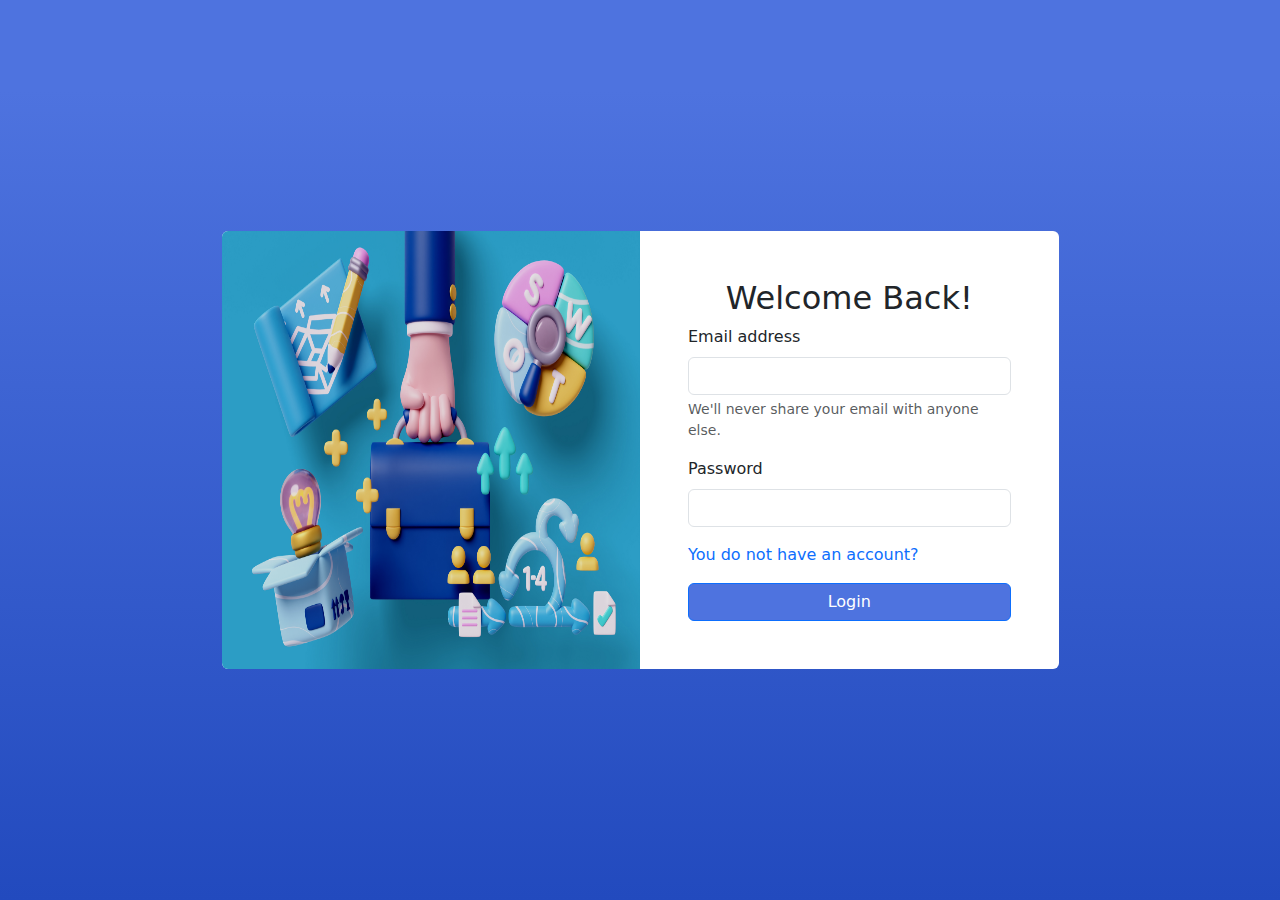
<file: index.html>
<!DOCTYPE html>
<html lang="en">
  <head>
    <meta charset="UTF-8" />
    <meta name="viewport" content="width=device-width, initial-scale=1.0" />

    <!-- Bootstrap imports -->
    <link rel="stylesheet" href="css/libs/bootstrap.min.css" />
    <link rel="stylesheet" href="css/global/index.css" />
    <title>Login</title>
  </head>
  <body class="bg-gradient-primary">
    <div class="container d-middle vh-100">
      <!-- Outer Row -->
      <form id="formLogin"
        action="administrator.html"
        class="bg-white rounded row overflow-hidden w-75"
      >
        <div class="col-6 p-0 d-none d-lg-block">
          <img
            src="assets/img/9433441.jpg"
            alt="Login banner"
            class="img-fluid w-100 h-100"
          />
        </div>
        <div class="col-12 col-lg-6 p-5">
          <h2 class="text-center">Welcome Back!</h2>
          <div class="mb-3">
            <label for="email" class="form-label">Email address</label>
            <input
              type="email"
              class="form-control"
              id="email"
              aria-describedby="emailHelp"
              required
            />
            <div id="emailHelp" class="form-text">
              We'll never share your email with anyone else.
            </div>
          </div>
          <div class="mb-3">
            <label for="password" class="form-label">Password</label>
            <input
              type="password"
              class="form-control"
              id="password"
              required
            />
          </div>

          <div class="mb-3">
            <a href="register.html">You do not have an account?</a>
          </div>
          <button type="submit" class="btn btn-primary w-100">Login</button>
        </div>
      </form>
    </div>

    <!-- Bootstrap imports -->
    <script src="js/libs/bootstrap.bundle.min.js"></script>
    <script src="js/login/index.js" type="module"></script>
    <script src="js/libs/API/apiFunctions.js" type="module"></script>
  </body>
</html>
</file>
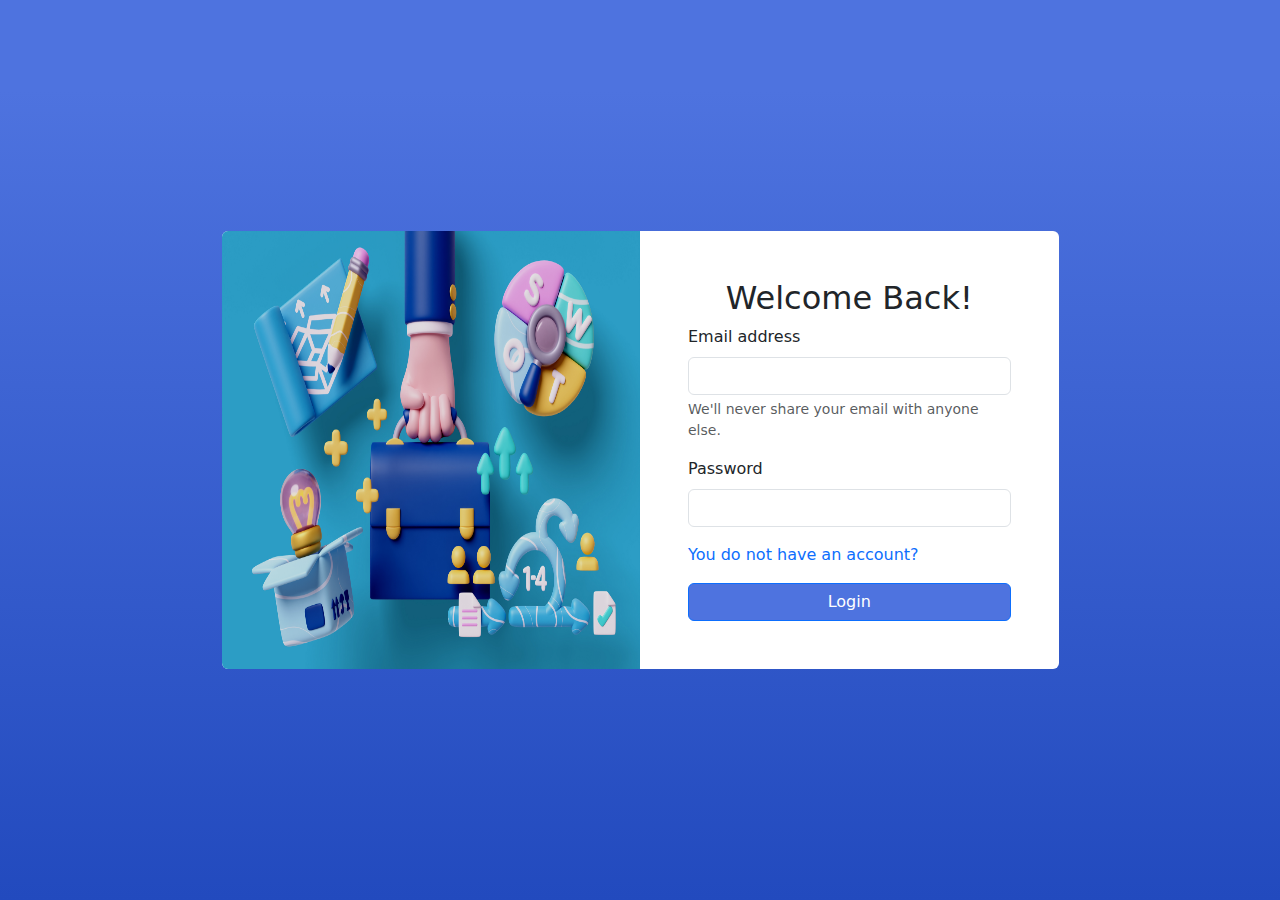
<file: administrator.html>
<!DOCTYPE html>
<html lang="en">
  <head>
    <meta charset="UTF-8" />
    <meta name="viewport" content="width=device-width, initial-scale=1.0" />

    <!-- Libs imports -->
    <link rel="stylesheet" href="css/libs/bootstrap.min.css" />
    <link
      href="https://unpkg.com/boxicons@2.1.4/css/boxicons.min.css"
      rel="stylesheet"
    />
    <link rel="stylesheet" href="css/global/index.css" />
    <script src="js/guardian/guardian.js"></script>
    <script src="js/administrator/administrator.js" type="module"></script>
    <title>Dashboard</title>
  </head>
  <body class="container-fluid">
    <main class="row vh-100 p-3">
      <section class="col-2 bg-gradient-primary rounded-5">
        <div class="d-flex flex-column">
          <h1 class="text-center my-2 text-white-50">Riwi SAS</h1>
          <div class="w-100 d-middle">
            <img
              src="assets/img/avatar.jpg"
              alt="Avatar"
              height="100"
              class="rounded-circle border-light border-3"
            />
          </div>

          <nav class="d-flex flex-column my-2">
            <div class="d-flex gap-2 p-3 align-items-center item-nav">
              <i class="bx bx-store-alt text-white-50 fs-4"></i>
              <a href="administrator.html" class="text-white-50 fs-5">Jobs</a>
            </div>

            <div class="d-flex gap-2 p-3 align-items-center item-nav">
              <i class="bx bx-home text-white-50 fs-4"></i>
              <a href="home.html" class="text-white-50 fs-5">Home</a>
            </div>

            <div class="d-flex align-items-center gap-2 p-3 item-nav">
              <i class="bx bx-log-out text-white-50 fs-4"></i>
              <a href="index.html" class="text-white-50 fs-5">Log Out</a>
            </div>
          </nav>
        </div>
      </section>

      <input type="hidden" id="identificador">

      <div class="col-10">
        <div class="rounded-5 bg-white content p-4">
          <h1 class="text-gradient-primary mb-4 bg-white p-3">Jobs</h1>

          <section class="row d-flex align-items-center">
            <div class="col-12 d-flex justify-content-end">
              <!-- Button trigger modal -->
              <button
                type="button" id="botonModal"
                class="btn btn-primary mb-3"
                data-bs-toggle="modal"
                data-bs-target="#staticBackdrop"
              >
                New vacancy
              </button>

              <!-- +++++++++++++++++++++++++++
                 MODAL NEW OR  UPDATE JOB
                +++++++++++++++++++++++++++ -->
              <div
                class="modal fade"
                id="staticBackdrop"
                data-bs-backdrop="static"
                data-bs-keyboard="false"
                tabindex="-1"
                aria-labelledby="staticBackdropLabel"
                aria-hidden="true"
              >
                <form id="formAddJob" class="modal-dialog modal-dialog-centered">
                  <div class="modal-content">
                    <div class="modal-header">
                      <h1
                        class="modal-title fs-5 text-gradient-primary"
                        id="staticBackdropLabel"
                      >
                        New vacancy
                      </h1>
                      <button
                        type="button"
                        class="btn-close"
                        data-bs-dismiss="modal"
                        aria-label="Close"
                      ></button>
                    </div>
                    <div class="modal-body">
                      <section class="w-100">
                        <div class="d-flex justify-content-between w-100">
                          <!-- INPUT ID PRODUCT -->
                          <input type="hidden" id="idJobUpdate" />
                          <div class="mb-3">
                            <label for="title-job" class="form-label"
                              >Title</label
                            >
                            <input
                              type="text"
                              class="form-control"
                              id="title-job"
                              placeholder="Title Job"
                            />
                          </div>

                          <div class="mb-3">
                            <label for="experience" class="form-label"
                              >Experience</label
                            >
                            <input
                              type="number"
                              class="form-control"
                              id="experience"
                              placeholder="experience"
                              required
                            />
                          </div>
                        </div>
                        <div class="row">
                          <div class="mb-3 col-6">
                            <label for="salary" class="form-label"
                              >Salary</label
                            >
                            <input
                              type="number"
                              class="form-control w-100"
                              id="salary"
                              placeholder="Salary"
                              required
                            />
                          </div>

                          <div class="mb-3 col-6">
                            <label for="Location" class="form-label"
                              >Location</label
                            >
                            <input
                              type="text"
                              class="form-control w-100"
                              id="Location"
                              placeholder="Location"
                              required
                            />
                          </div>
                        </div>
                        <div class="row">
                          <div class="mb-3 col-12">
                            <label for="modality" class="form-label">
                              Modality</label
                            >
                            <select
                              class="form-select w-100"
                              aria-label="Select Modality"
                              id="modality"
                            >
                              <option selected value="">
                                Selected one Modality
                              </option>
                              <option value="Remote">Remote</option>
                              <option value="In person">In person</option>
                            </select>
                          </div>
                        </div>
                        <div class="row">
                          <div class="mb-3 col-12">
                            <label for="description" class="form-label"
                              >Description</label
                            >
                            <textarea
                              class="form-control"
                              id="description"
                              rows="3"
                            ></textarea>
                          </div>
                        </div>
                      </section>
                    </div>
                    <div class="modal-footer">
                      <button
                        type="button"
                        class="btn btn-secondary"
                        data-bs-dismiss="modal"
                      >
                        Close
                      </button>
                      <button type="submit" class="btn btn-primary">
                        Save
                      </button>
                    </div>
                  </div>
                </form>
              </div>
            </div>
            <div class="col-12">
              <table
                class="table table-bordered"
                width="100%"
                cellspacing="0"
                role="grid"
              >
                <thead>
                  <tr role="row">
                    <th>Image</th>
                    <th>Company</th>
                    <th>Description</th>
                    <th>Location</th>
                    <th>Required experience</th>
                    <th>Modality</th>
                    <th>Salary</th>
                    <th>Actions</th>
                  </tr>
                </thead>

                <tbody id="tbodyAdmin">
                  <!-- <tr>
                    <td>
                      <div class="d-middle">
                        <img
                          src="assets/img/logo.webp"
                          alt="img-product"
                          width="60"
                          height="60"
                          class="img-fluid rounded-circle img-company"
                        />
                      </div>
                    </td>
                    <td>Riwi</td>
                    <td>Chief Executive Officer (CEO)</td>
                    <td>London</td>
                    <td>47</td>
                    <td>In person</td>
                    <td>$1,200,000</td>
                    <td>
                      <button class="btn btn-primary">
                        <i class="bx bx-edit"></i>
                      </button>

                      <button class="btn btn-danger">
                        <i class="bx bx-trash"></i>
                      </button>
                    </td>
                  </tr> -->
                  <!-- <tr>
                    <td>
                      <div class="d-middle">
                        <img
                          src="assets/img/logo.webp"
                          alt="img-product"
                          width="50"
                          height="50"
                          class="img-fluid rounded-circle img-company"
                          img-company
                        />
                      </div>
                    </td>
                    <td>Riwi</td>
                    <td>Junior Technical Author</td>
                    <td>San Francisco</td>
                    <td>66</td>
                    <td>In person</td>
                    <td>$86,000</td>
                    <td>
                      <button class="btn btn-primary">
                        <i class="bx bx-edit"></i>
                      </button>

                      <button class="btn btn-danger">
                        <i class="bx bx-trash"></i>
                      </button>
                    </td>
                  </tr> -->
                  <!-- <tr>
                    <td>
                      <div class="d-middle">
                        <img
                          src="assets/img/logo.webp"
                          alt="img-product"
                          width="50"
                          height="50"
                          class="img-fluid rounded-circle img-company"
                        />
                      </div>
                    </td>
                    <td class="sorting_1">Riwi</td>
                    <td>Software Engineer</td>
                    <td>London</td>
                    <td>41</td>
                    <td>Remote</td>
                    <td>$1,320,000</td>
                    <td>
                      <button class="btn btn-primary">
                        <i class="bx bx-edit"></i>
                      </button>

                      <button class="btn btn-danger">
                        <i class="bx bx-trash"></i>
                      </button>
                    </td>
                  </tr> -->
                  <!-- <tr>
                    <td>
                      <div class="d-middle">
                        <img
                          src="assets/img/logo.webp"
                          alt="img-product"
                          width="50"
                          height="50"
                          class="img-fluid rounded-circle img-company"
                          img-company
                        />
                      </div>
                    </td>
                    <td class="sorting_1">Riwi</td>
                    <td>Software Engineer</td>
                    <td>London</td>
                    <td>41</td>
                    <td>Remote</td>
                    <td>$1,320,000</td>
                    <td>
                      <button class="btn btn-primary">
                        <i class="bx bx-edit"></i>
                      </button>

                      <button class="btn btn-danger">
                        <i class="bx bx-trash"></i>
                      </button>
                    </td>
                  </tr> -->
                  <!-- <tr>
                    <td>
                      <div class="d-middle">
                        <img
                          src="assets/img/logo.webp"
                          alt="img-product"
                          width="50"
                          height="50"
                          class="img-fluid rounded-circle img-company"
                          img-company
                        />
                      </div>
                    </td>
                    <td class="sorting_1">Riwi</td>
                    <td>Software Engineer</td>
                    <td>London</td>
                    <td>41</td>
                    <td>Remote</td>
                    <td>$1,320,000</td>
                    <td>
                      <button class="btn btn-primary">
                        <i class="bx bx-edit"></i>
                      </button>

                      <button class="btn btn-danger">
                        <i class="bx bx-trash"></i>
                      </button>
                    </td>
                  </tr> -->
                  <!-- <tr>
                    <td>
                      <div class="d-middle">
                        <img
                          src="assets/img/logo.webp"
                          alt="img-product"
                          width="50"
                          height="50"
                          class="img-fluid rounded-circle img-company"
                          img-company
                        />
                      </div>
                    </td>
                    <td class="sorting_1">Riwi</td>
                    <td>Software Engineer</td>
                    <td>London</td>
                    <td>41</td>
                    <td>Remote</td>
                    <td>$1,320,000</td>
                    <td>
                      <button class="btn btn-primary">
                        <i class="bx bx-edit"></i>
                      </button>

                      <button class="btn btn-danger">
                        <i class="bx bx-trash"></i>
                      </button>
                    </td>
                  </tr> -->
                  <!-- <tr>
                    <td>
                      <div class="d-middle">
                        <img
                          src="assets/img/logo.webp"
                          alt="img-product"
                          width="50"
                          height="50"
                          class="img-fluid rounded-circle img-company"
                          img-company
                        />
                      </div>
                    </td>
                    <td class="sorting_1">Riwi</td>
                    <td>Software Engineer</td>
                    <td>London</td>
                    <td>41</td>
                    <td>Remote</td>
                    <td>$1,320,000</td>
                    <td>
                      <button class="btn btn-primary">
                        <i class="bx bx-edit"></i>
                      </button>

                      <button class="btn btn-danger">
                        <i class="bx bx-trash"></i>
                      </button>
                    </td>
                  </tr> -->
                 <!--  <tr>
                    <td>
                      <div class="d-middle">
                        <img
                          src="assets/img/logo.webp"
                          alt="img-product"
                          width="50"
                          height="50"
                          class="img-fluid rounded-circle img-company"
                          img-company
                        />
                      </div>
                    </td>
                    <td class="sorting_1">Riwi</td>
                    <td>Software Engineer</td>
                    <td>London</td>
                    <td>41</td>
                    <td>Remote</td>
                    <td>$1,320,000</td>
                    <td>
                      <button class="btn btn-primary">
                        <i class="bx bx-edit"></i>
                      </button>

                      <button class="btn btn-danger">
                        <i class="bx bx-trash"></i>
                      </button>
                    </td>
                  </tr> -->

                  <!-- <tr>
                    <td>
                      <div class="d-middle">
                        <img
                          src="assets/img/logo.webp"
                          alt="img-product"
                          width="50"
                          height="50"
                          class="img-fluid rounded-circle img-company"
                          img-company
                        />
                      </div>
                    </td>
                    <td class="sorting_1">Riwi</td>
                    <td>Software Engineer</td>
                    <td>London</td>
                    <td>41</td>
                    <td>Remote</td>
                    <td>$1,320,000</td>
                    <td>
                      <button class="btn btn-primary">
                        <i class="bx bx-edit"></i>
                      </button>

                      <button class="btn btn-danger">
                        <i class="bx bx-trash"></i>
                      </button>
                    </td>
                  </tr> -->
                </tbody>
              </table>
            </div>
          </section>
        </div>
      </div>
    </main>
    <!-- Bootstrap imports -->
    <script src="js/libs/bootstrap.bundle.min.js"></script>
    
    <script src="js/libs/API/apiFunctions.js" type="module"></script>
    <script src="js/libs/API/api.js" type=" module" ></script>
  </body>
</html>
</file>
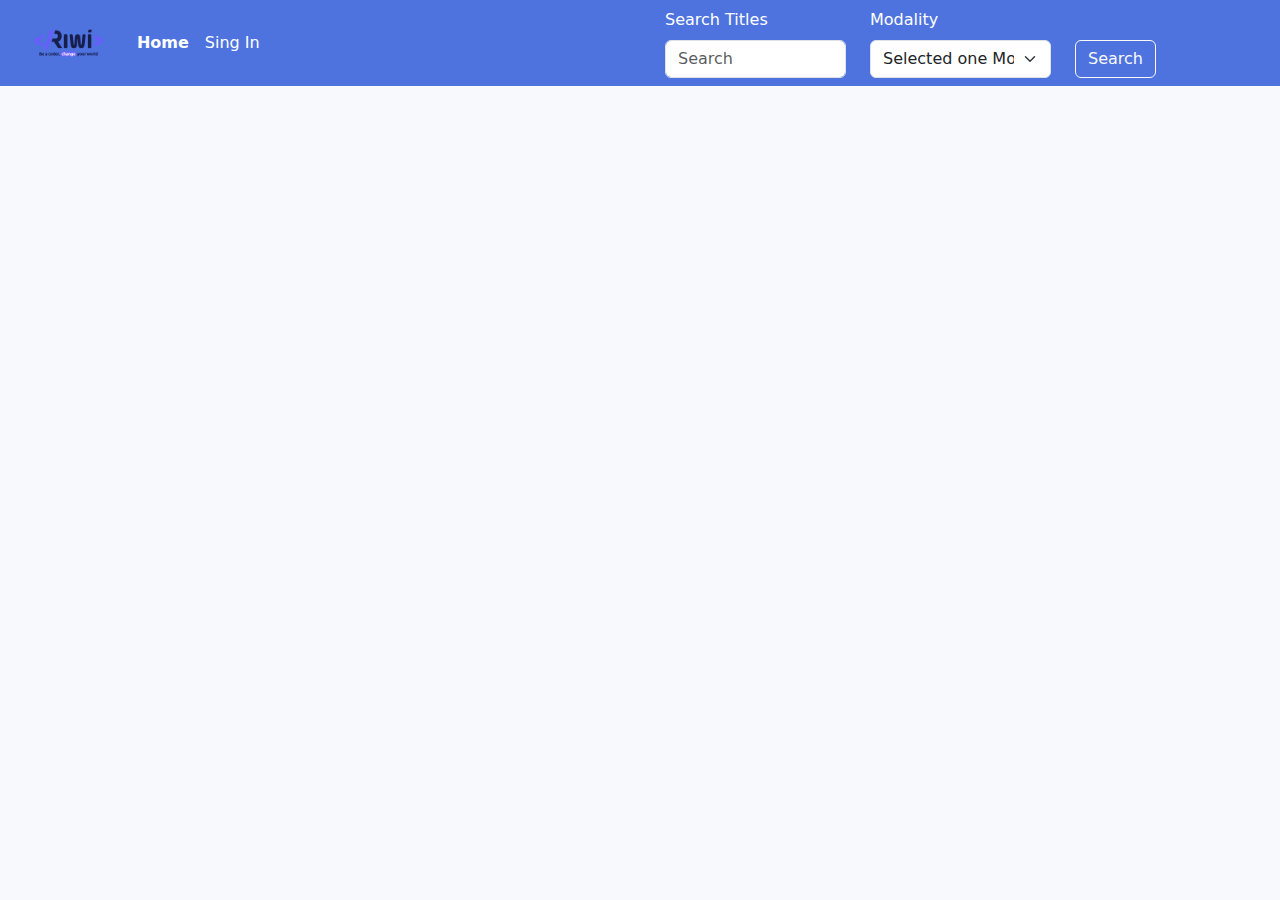
<file: home.html>
<!DOCTYPE html>
<html lang="en">
  <head>
    <meta charset="UTF-8" />
    <meta name="viewport" content="width=device-width, initial-scale=1.0" />
    <!-- Libs imports -->
    <link rel="stylesheet" href="css/libs/bootstrap.min.css" />
    <link
      href="https://unpkg.com/boxicons@2.1.4/css/boxicons.min.css"
      rel="stylesheet"
    />
    <link rel="stylesheet" href="css/global/index.css" />
    <title>Home</title>
  </head>
  <body>
    <header class="container-fluid">
      <nav class="navbar navbar-expand-lg">
        <div class="container-fluid">
          <a class="navbar-brand" href="home.html">
            <img src="assets/img/logo.webp" alt="" height="50" />
          </a>
          <button
            class="navbar-toggler"
            type="button"
            data-bs-toggle="collapse"
            data-bs-target="#navbarSupportedContent"
            aria-controls="navbarSupportedContent"
            aria-expanded="false"
            aria-label="Toggle navigation"
          >
            <span class="navbar-toggler-icon"></span>
          </button>
          <div class="collapse navbar-collapse" id="navbarSupportedContent">
            <ul class="navbar-nav me-auto mb-2 mb-lg-0">
              <li class="nav-item">
                <a class="nav-link active" aria-current="page" href="home.html"
                  >Home</a
                >
              </li>
              <li class="nav-item">
                <a class="nav-link" href="index.html">Sing In</a>
              </li>
            </ul>
            <form class="row" role="search">
              <div class="col-4">
                <label for="modality-filter" class="form-label text-white"
                  >Search Titles</label
                >

                <input
                  class="form-control me-2"
                  type="search" id="searchBox"
                  placeholder="Search"
                  aria-label="Search"
                />
              </div>
              <div class="col-4">
                <label for="modality-filter" class="form-label text-white"
                  >Modality</label
                >
                <select
                  class="form-select w-100"
                  aria-label="Select Modality"
                  id="modality-filter"
                >
                  <option selected value="">Selected one Modality</option>
                  <option value="Remote">Remote</option>
                  <option value="In person">In person</option>
                </select>
              </div>

              <div class="col-4 d-flex align-items-end">
                <button id="botonSearch" class="btn btn-outline-light" type="submit">
                  Search
                </button>
              </div>
            </form>
          </div>
        </div>
      </nav>
    </header>
    <div class="container">
      <!-- ================================
        EXAMPLE CARD JOB
      ====================================== -->

      <div class="contenedor">

      </div>
      <!-- <div class="card-job">
        <h2>Desarrollador Front-End</h2>

        <p>
          En estos momentos nos encontramos en búsqueda de un talento para
          cumplir el rol deDesarrollador Front-end Experiencia y conocimientos:
          más de dos (2) años o superior en: Metodologías ágiles (Scrum/Kanban)
          Marco SPA (Angular)
        </p>

        <div class="row">
          <div class="col-6">
            <div class="d-flex gap-2 align-items-center fs-5 text-muted">
              <i class="bx bx-current-location"></i>
              <span class="fw-semibold">Medellin</span>
            </div>

            <div class="d-flex gap-2 align-items-center fs-5 text-muted">
              <i class="bx bx-time"></i>
              <span class="fw-semibold">10-02-2024</span>
            </div>
          </div>

          <div class="col-6 d-flex justify-content-end">
            <img
              src="assets/img/logo.webp"
              alt="logo"
              height="80"
              width="80"
              class="object-fit-contain rounded-circle img-company"
            />
          </div>
        </div>
      </div> -->
      <!-- ================================
        EXAMPLE CARD JOB
      ====================================== -->
      <!-- <div class="card-job">
        <h2>Desarrollador Front-End</h2>

        <p>
          En estos momentos nos encontramos en búsqueda de un talento para
          cumplir el rol deDesarrollador Front-end Experiencia y conocimientos:
          más de dos (2) años o superior en: Metodologías ágiles (Scrum/Kanban)
          Marco SPA (Angular)
        </p>

        <div class="row">
          <div class="col-6">
            <div class="d-flex gap-2 align-items-center fs-5 text-muted">
              <i class="bx bx-current-location"></i>
              <span class="fw-semibold">Medellin</span>
            </div>

            <div class="d-flex gap-2 align-items-center fs-5 text-muted">
              <i class="bx bx-time"></i>
              <span class="fw-semibold">10-02-2024</span>
            </div>
          </div>

          <div class="col-6 d-flex justify-content-end">
            <img
              src="assets/img/logo.webp"
              alt="logo"
              height="80"
              width="80"
              class="object-fit-contain rounded-circle img-company"
            />
          </div>
        </div>
      </div> -->
    </div>

    <!-- Bootstrap imports -->
    <script src="js/libs/bootstrap.bundle.min.js"></script>
    <script src="js/homePublica/home.js" type="module"></script>
    <script src="js/libs/API/api.js" type="module"></script>
    <script src="js/libs/API/apiFunctions.js" type="module"></script>
  </body>
</html>
</file>
<file: css/global/index.css>
:root {
  --primary-color: #4e73df;
}
* {
  padding: 0;
  margin: 0;
  box-sizing: border-box;
}

body {
  min-height: 100vh;
  background: #f8f9fc;
}

a {
  text-decoration: none;
}

.bg-gradient-primary {
  background-color: var(--primary-color);
  background-image: linear-gradient(
    180deg,
    var(--primary-color) 10%,
    #224abe 100%
  );
  background-size: cover;
}

.text-gradient-primary {
  color: var(--primary-color);
}

.d-middle {
  display: flex;
  justify-content: center;
  align-items: center;
}

.item-nav {
  transition: 0.3s all;
}

.item-nav:hover a,
.item-nav:hover i {
  color: #fff !important;
}

.content {
  box-shadow: 0 0.15rem 1.75rem 0 rgba(58, 59, 69, 0.15) !important;
  height: 96vh;
  overflow-y: auto;
}

/* TABLE STYLES */
table th,
table td {
  color: #858796 !important;
  padding-top: 100px;
}

.table.dataTable {
  clear: both;
  margin-top: 6px !important;
  margin-bottom: 6px !important;
  max-width: none !important;
  border-collapse: separate !important;
  border-spacing: 0;
}

.table-bordered td,
.table-bordered th {
  border: 1px solid #e3e6f0;
}

.table thead th {
  vertical-align: bottom;
  border-bottom: 2px solid #e3e6f0;
}

.btn-primary {
  --bs-btn-color: #fff;
  --bs-btn-bg: var(--primary-color);
}

.img-company {
  padding: 10px 0;
  background: var(--bs-btn-color);

  border: 4px solid var(--primary-color);
}

.card-job {
  box-shadow: 0 0.15rem 1.75rem 0 rgba(58, 59, 69, 0.15) !important;
  padding: 20px;
  border-radius: 10px;
  margin: 20px 0;
  cursor: pointer;
  transition: 0.3s all;
  user-select: none;
}

.card-job:hover {
  transform: scale(1.04);
}

.card-job h2 {
  color: var(--primary-color);
  font-weight: bold;
}

header {
  background: var(--primary-color);
}

header .nav-link {
  --bs-nav-link-color: #fff;
}

header .active {
  --bs-navbar-active-color: #fff;
  font-weight: bold;
}
</file>
